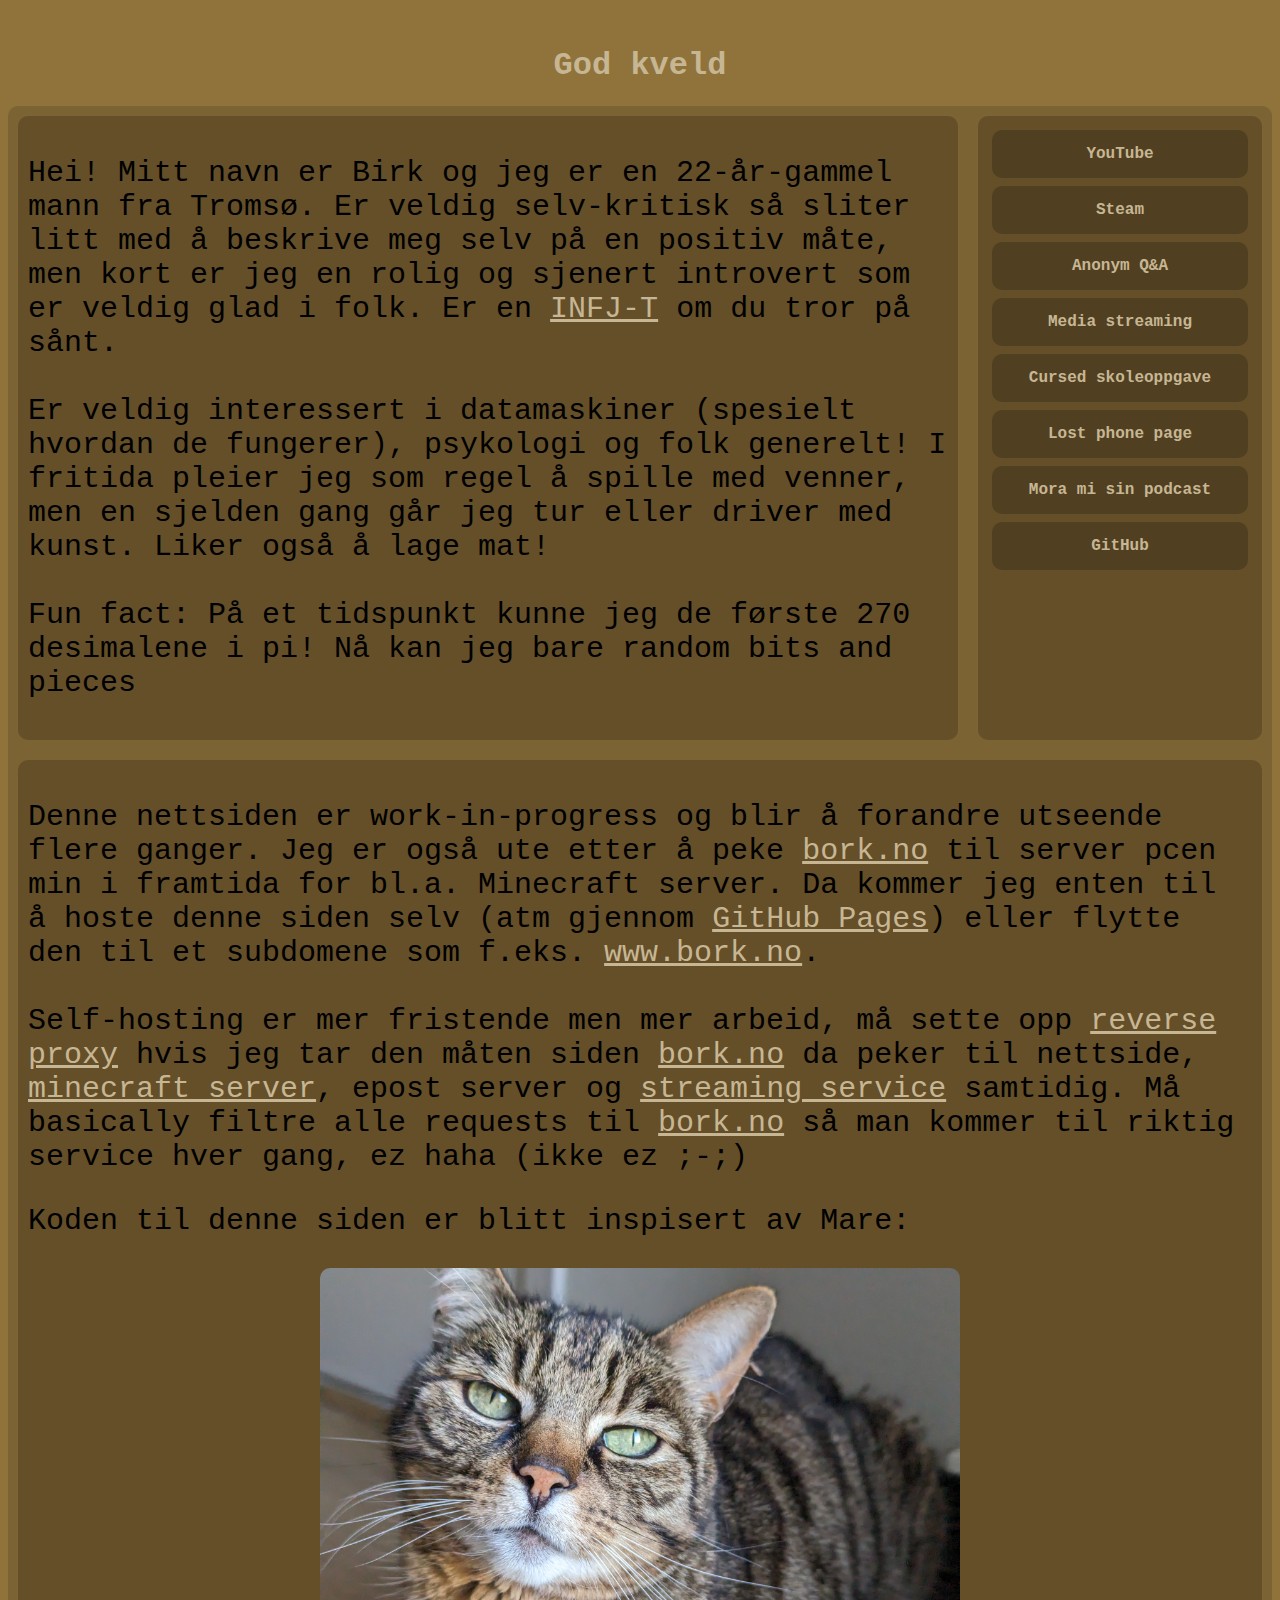
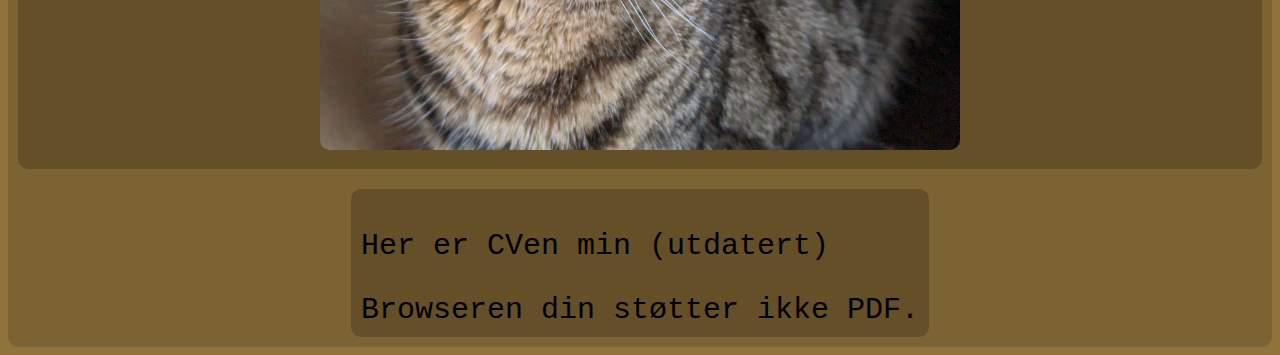
<file: index.html>
<!DOCTYPE html>
<html lang="nb">
    <head>
        <Title>
            Hjemmeside
        </Title>
        <meta charset="UTF-8">
        <meta name="viewport" content="width=device-width, initial-scale=1" />
        <link rel="icon" type="image/x-icon" href="paulo22s.ico">
        <link rel="stylesheet" href="index.css">
        <script src="functions.js"></script>
        <base target="_blank">
    </head>
    <body onload="displayGreeting()">
        <br><h1><a href="functions.js" id="greeting" style="text-decoration: none;"></h1></a>
        <div class="flex-container">
            <div class="flex-item-left">
                <p>
                    Hei! Mitt navn er Birk og jeg er en 22-år-gammel mann fra Tromsø. Er veldig selv-kritisk så sliter litt med å beskrive meg selv på en positiv måte, men kort er jeg en rolig og sjenert introvert som er veldig glad i folk. Er en <a href="https://www.16personalities.com/infj-personality">INFJ-T</a> om du tror på sånt.<br><br>
                    Er veldig interessert i datamaskiner (spesielt hvordan de fungerer), psykologi og folk generelt! I fritida pleier jeg som regel å spille med venner, men en sjelden gang går jeg tur eller driver med kunst. Liker også å lage mat!<br><br>
                    Fun fact: På et tidspunkt kunne jeg de første 270 desimalene i pi! Nå kan jeg bare random bits and pieces
            </div>
            <div class="flex-item-right">
                <a href="https://www.youtube.com/@bork5556" class="button">YouTube</a><br>
                <a href="https://steamcommunity.com/id/borkboii/" class="button">Steam</a><br>
                <a href="https://retrospring.net/@bork" class="button">Anonym Q&A</a><br>
                <a href="https://tv.bork.no/" class="button">Media streaming</a><br>
                <a href="/pizza/" class="button">Cursed skoleoppgave</a><br>
                <a href="/phone/" class="button">Lost phone page</a><br>
                <a href="https://mentaltennis.no/" class="button">Mora mi sin podcast</a><br>
                <a href="https://github.com/BorkNO/bork.no" class="button">GitHub</a><br>
            </div>
            <div class="flex-item-left">
                <p>
                    Denne nettsiden er work-in-progress og blir å forandre utseende flere ganger. Jeg er også ute etter å peke <a href="https://bork.no/">bork.no</a> til server pcen min i framtida for bl.a. Minecraft server. Da kommer jeg enten til å hoste denne siden selv (atm gjennom <a href="https://pages.github.com/">GitHub Pages</a>) eller flytte den til et subdomene som f.eks. <a href="https://www.bork.no/">www.bork.no</a></a>.<br><br>Self-hosting er mer fristende men mer arbeid, må sette opp
                    <a href="https://docs.nginx.com/nginx/admin-guide/web-server/reverse-proxy/">reverse proxy</a> hvis jeg tar den måten siden <a href="https://bork.no">bork.no</a> da peker til nettside, <a href="https://www.curseforge.com/minecraft/modpacks/all-the-mods-9">minecraft server</a>, epost server og <a href="https://jellyfin.org/">streaming service</a> samtidig. Må basically filtre alle requests til <a href="https://bork.no">bork.no</a> så man kommer til riktig service hver gang, ez haha (ikke ez ;-;)
                </p>
                <p>
                    Koden til denne siden er blitt inspisert av Mare:
                </p>
                <img src="mare.jpg" alt="Mare er loff, 21.05.2024" style="width:50vw;border-radius:10px;">
            </div>  
            <div class="flex-item-right">
                <p>Her er CVen min (utdatert)</p>
                <object data="CV.pdf" type="application/pdf" style="width:30vw;min-width:360px;height:26cm;">Browseren din støtter ikke PDF.</object>
            </div>
        </div>
    </body>
</html>
</file>
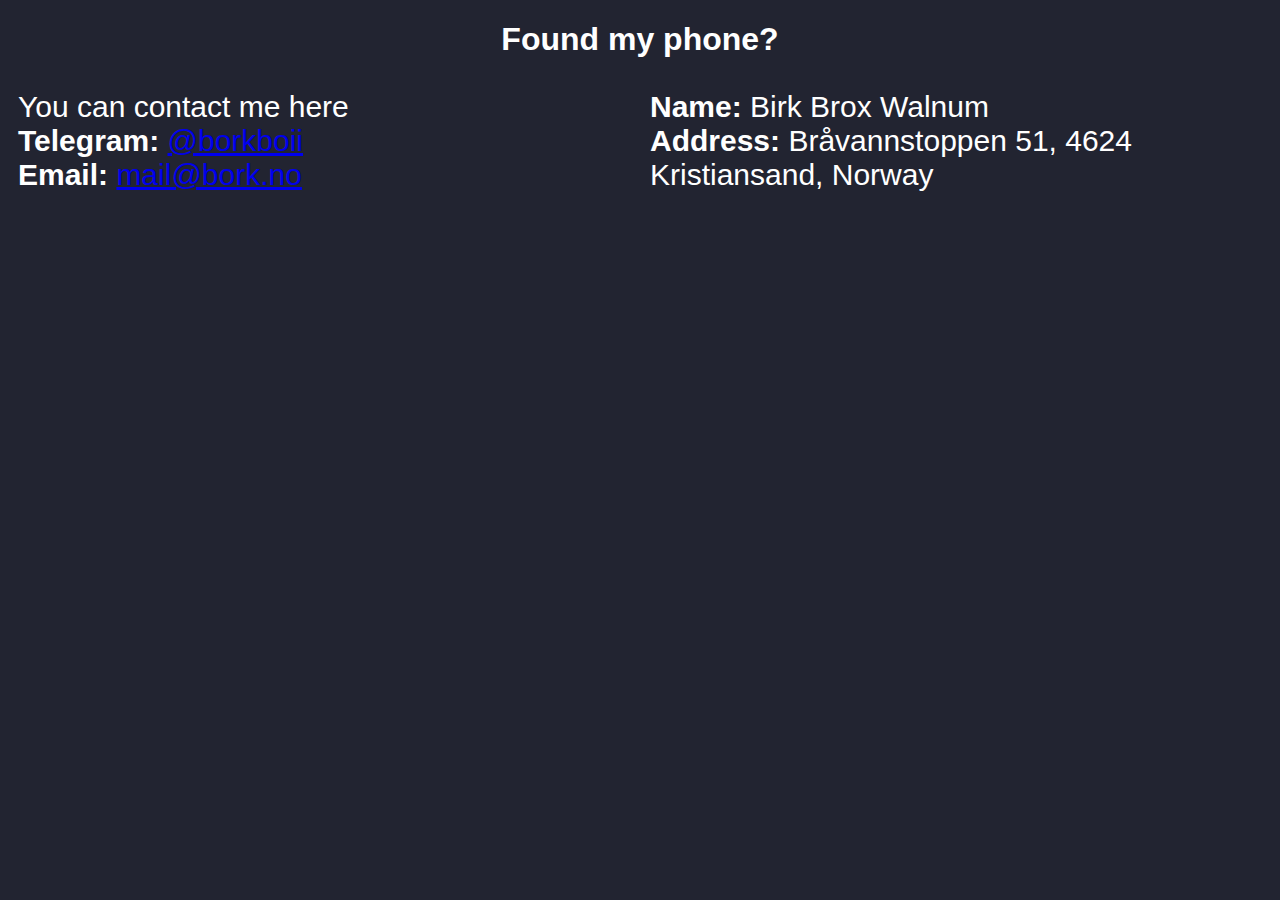
<file: phone/index.html>
<!DOCTYPE html>
<html lang="en">
    <head>
        <Title>
            Phone
        </Title>
        <meta charset="UTF-8">
        <meta name="viewport" content="width=device-width, initial-scale=1" />
        <link rel="icon" type="image/x-icon" href="visual_studio.ico">
        <link rel="stylesheet" href="index.css">
</head>
    <body>
        <h1>Found my phone?</h1>
        <div class="flex-container">
            <div class="flex-item-left">You can contact me here<br><b>Telegram: </b><a href="https://t.me/borkboii">@borkboii</a><br><b>Email: </b><a href="mailto:mail@bork.no">mail@bork.no</a><br></div>
            <div class="flex-item-right"><b>Name: </b>Birk Brox Walnum<br><b>Address: </b>Bråvannstoppen 51, 4624 Kristiansand, Norway</div>
          </div>
    </body>
</html>
</file>
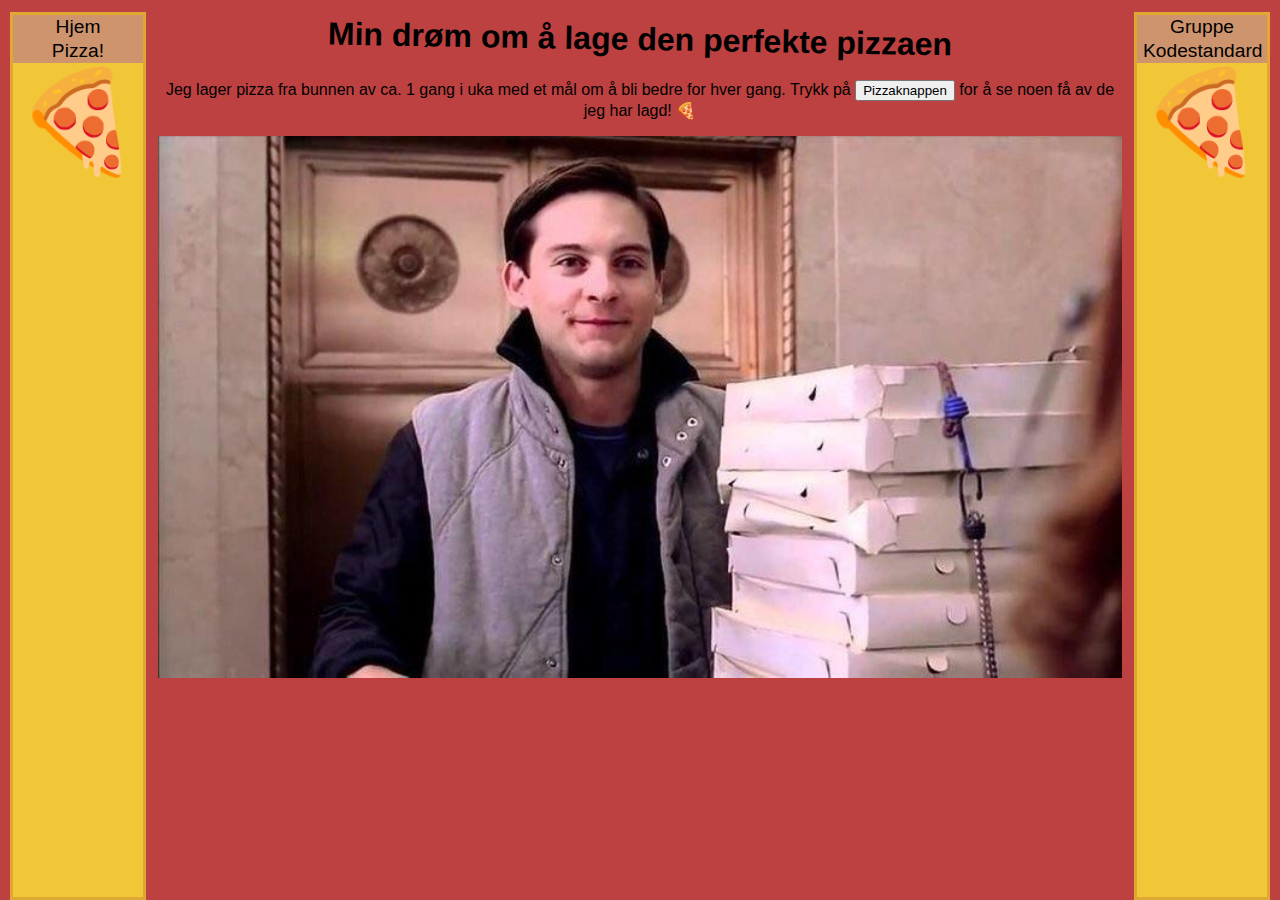
<file: pizza/index.html>
<!DOCTYPE html>
<html lang="nb"><!--Norsk bokmål som språk-->
    <head>
        <title>Drømmer</title><!--Jeg prøver å holde ting på en linje ved mindre jeg ser en fordel i flere.-->
        <meta charset="UTF-8">
        <meta name="viewport" content="width=device-width, initial-scale=1">
        <link rel="icon" type="image/x-icon" href="images/visual_studio.ico">
        <link rel="stylesheet" href="css/styles.css">
    </head>
    <body>
        <div style="left: 10px;" class="buttonBox">
            <form action="index.html"><input type="submit" value="Hjem"></form><!--Jeg bruker 'input' inni 'form' for å lage knappene på siden.-->
            <form action="main.html"><input type="submit" value="Pizza!"></form>
            <div class="pizzaLeft">🍕</div>
        </div>
        <div style="right: 10px;" class="buttonBox">
            <form action="Gruppe.doc"><input type="submit" value="Gruppe"></form>
            <form action="Kodestandard.doc"><input type="submit" value="Kodestandard"></form>
            <div class="pizzaRight">🍕</div>
        </div>
        <div class="mainContent">
            <h1 style="rotate: 1deg;">Min drøm om å lage den perfekte pizzaen</h1><!--Lag til rotate fordi transform var et krav-->
            <p>Jeg lager pizza fra bunnen av ca. 1 gang i uka med et mål om å bli bedre for hver gang. Trykk på
            <button onclick="window.location.href='main.html'">Pizzaknappen</button> for å se noen få av de jeg har lagd! 🍕</p>
            <img src="images/pizzatime.jpg" alt="Pizzatime meme fra Spiderman">
        </div>
    </body>
</html>
</file>
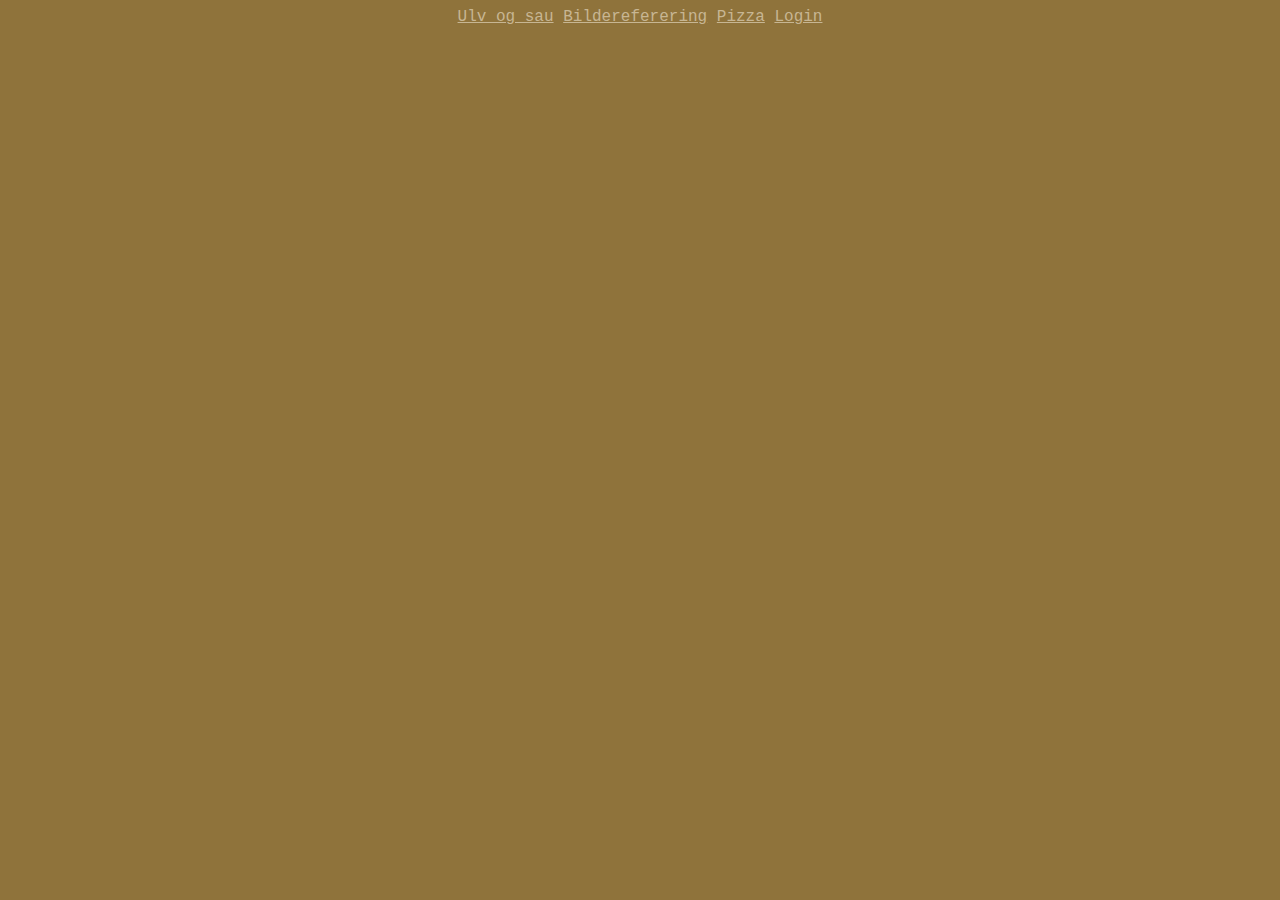
<file: tasks.html>
<!DOCTYPE html>
<html lang="nb">
    <head>
        <Title>
            Oppgaver
        </Title>
        <meta charset="UTF-8">
        <meta name="viewport" content="width=device-width, initial-scale=1" />
        <link rel="icon" type="image/x-icon" href="visual_studio.ico">
        <link rel="stylesheet" href="index.css">
    </head>
    <body>
        <a href="task0/sau.html">Ulv og sau</a>
        <a href="task1/filmplakat.html">Bildereferering</a>
        <a href="arbeidskrav/index.html">Pizza</a>
        <a href="task3/login.html">Login</a>
    </body>
</html>
</file>
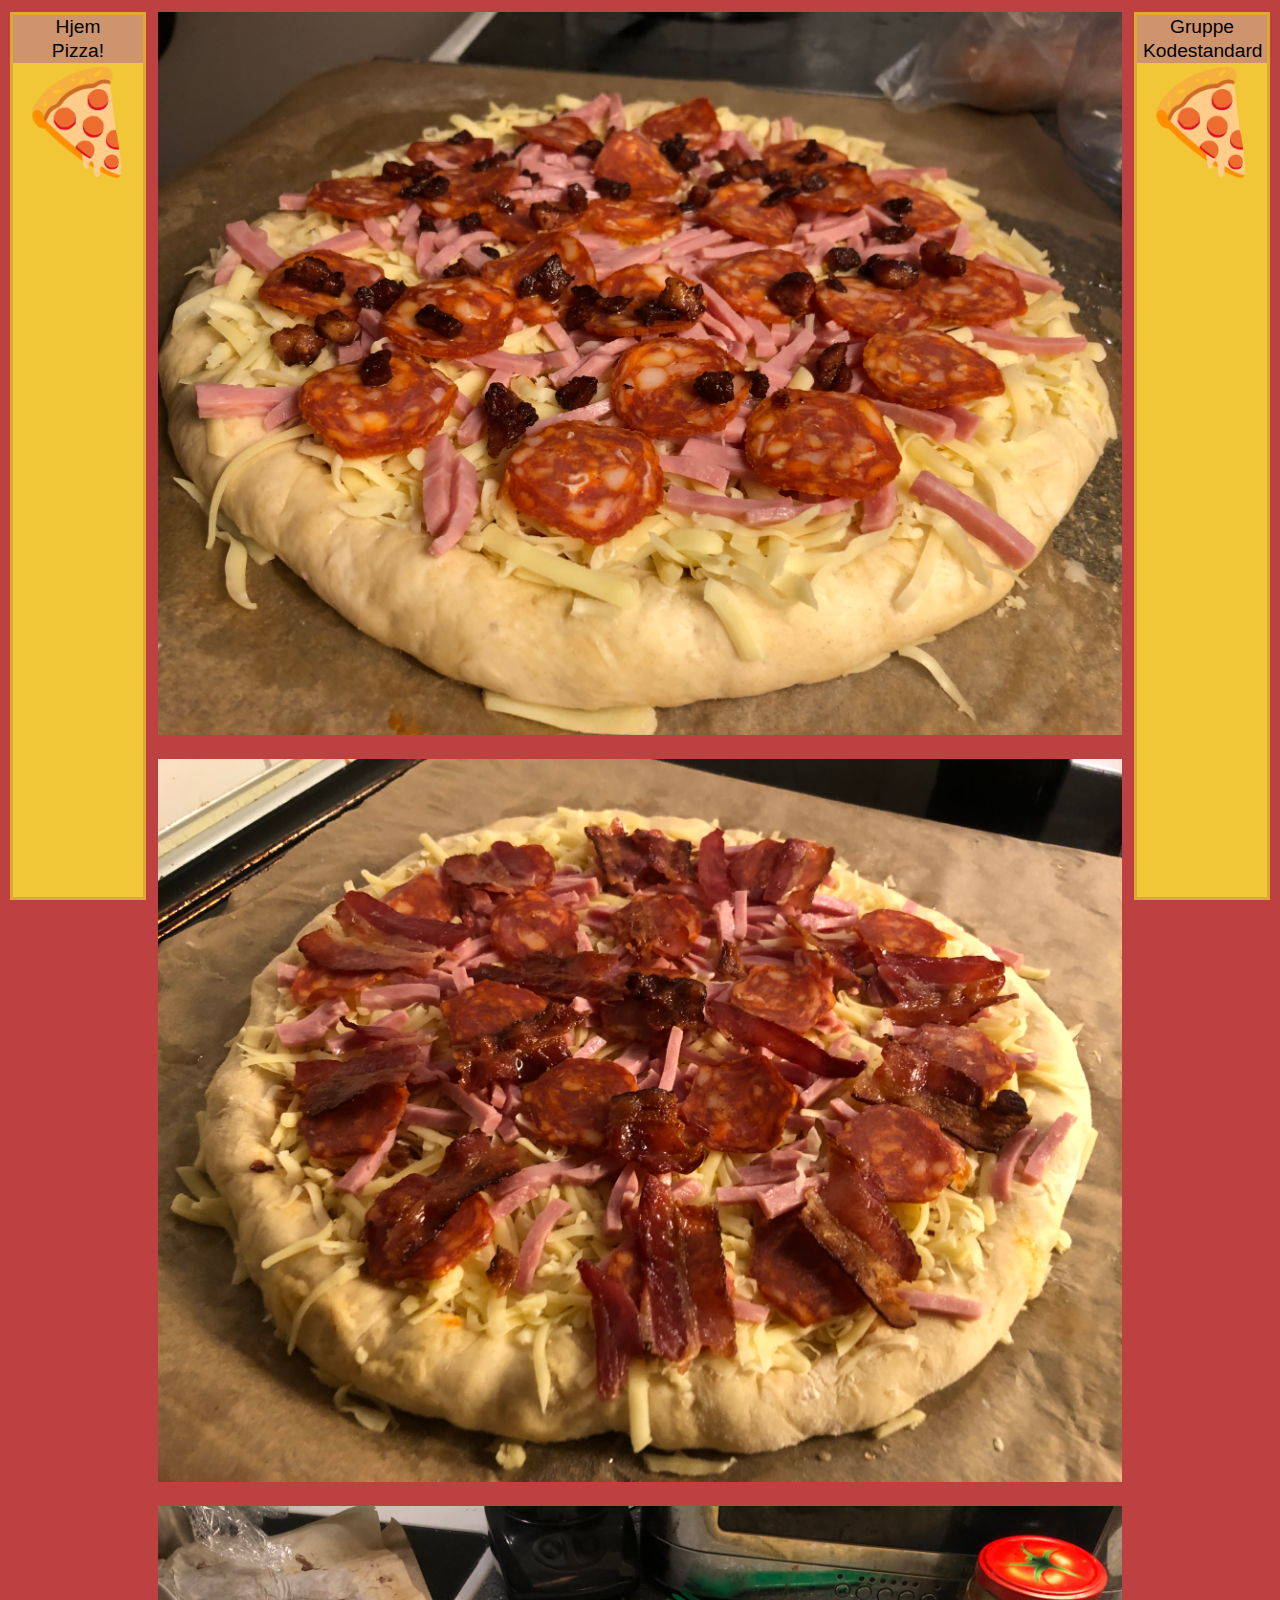
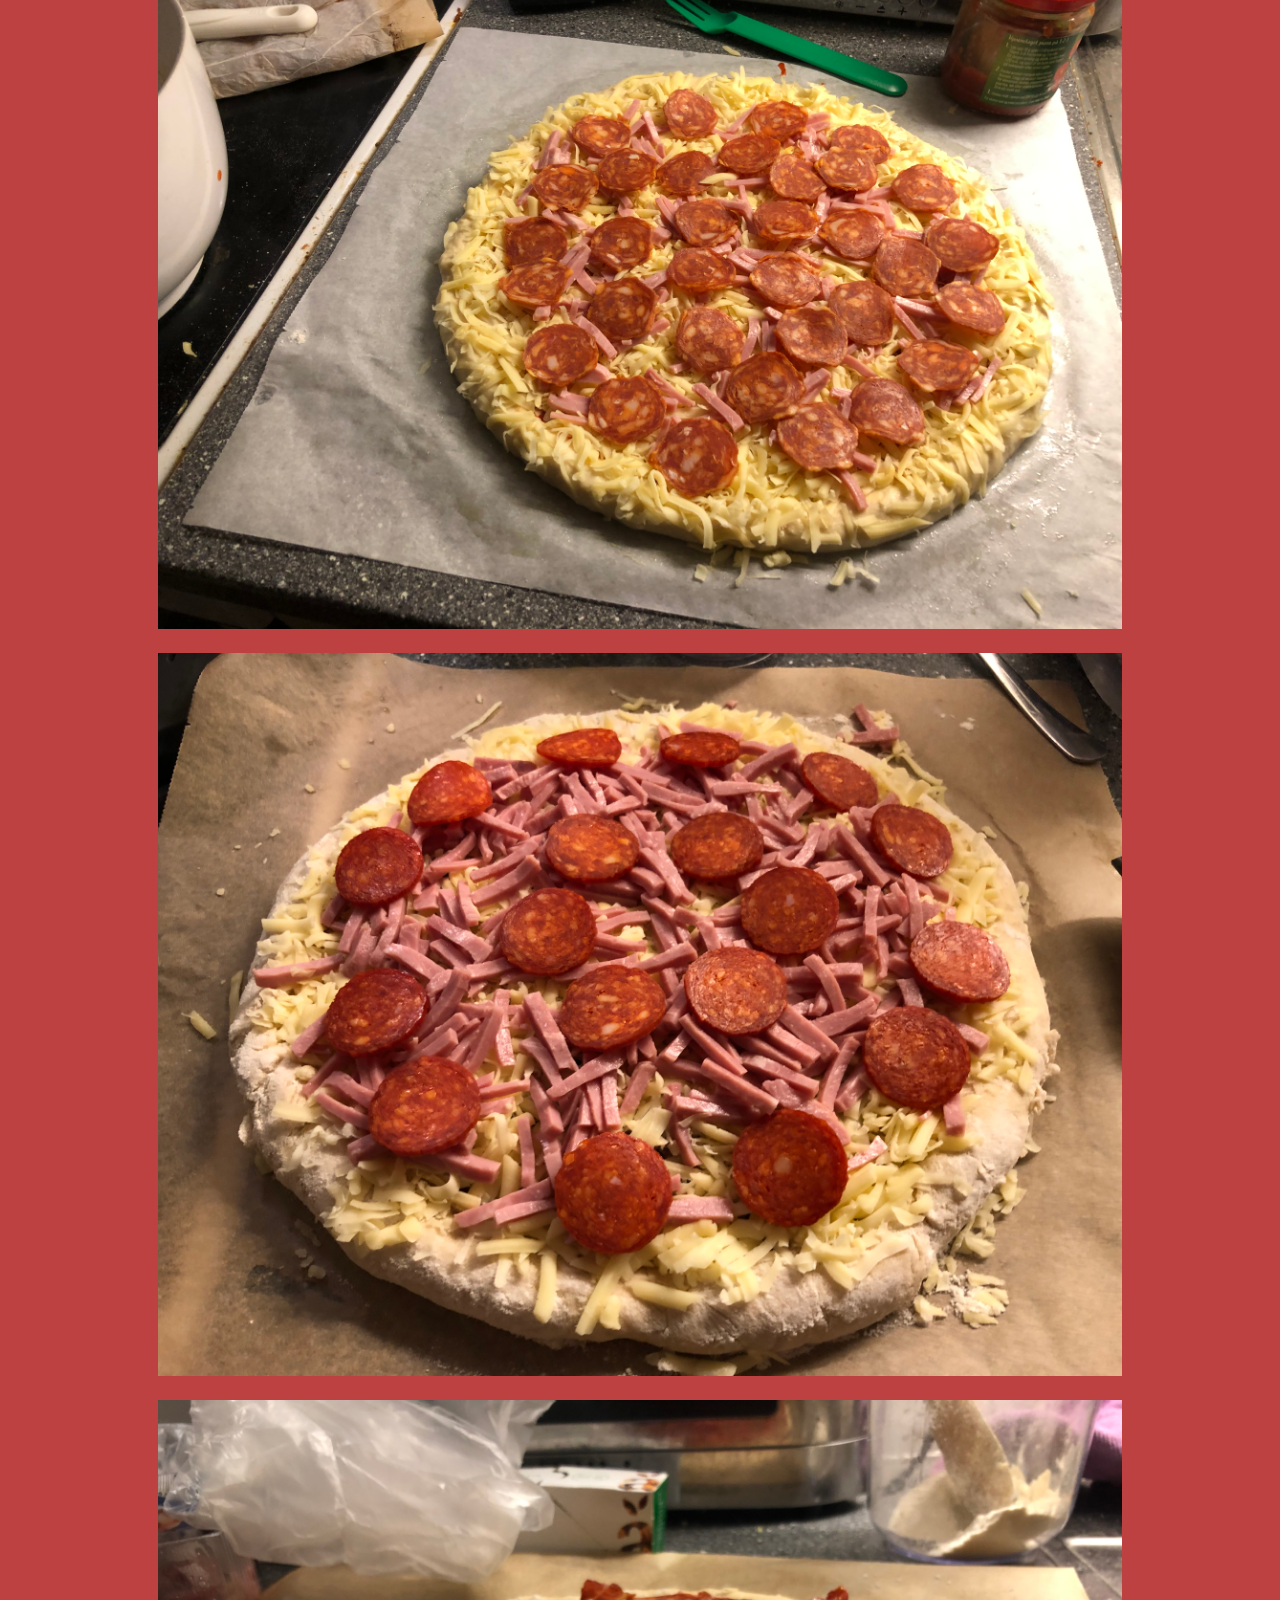
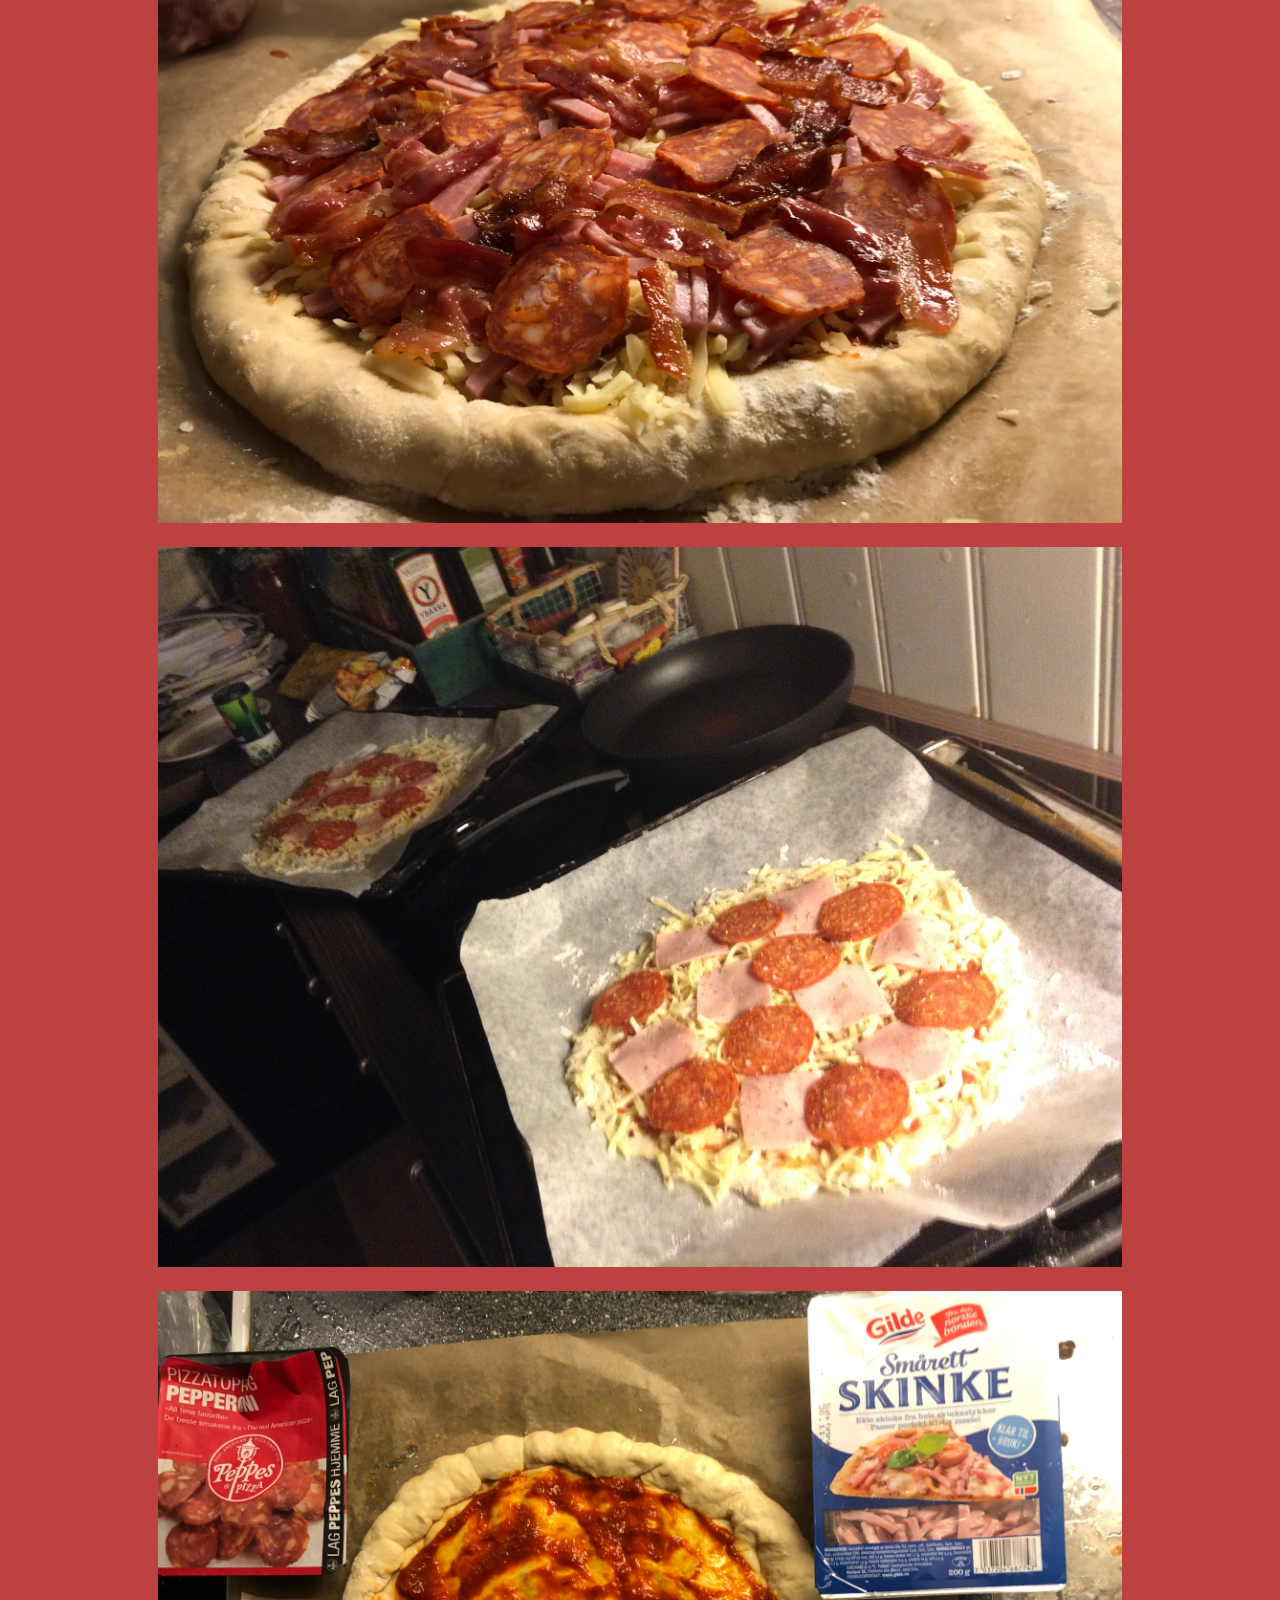
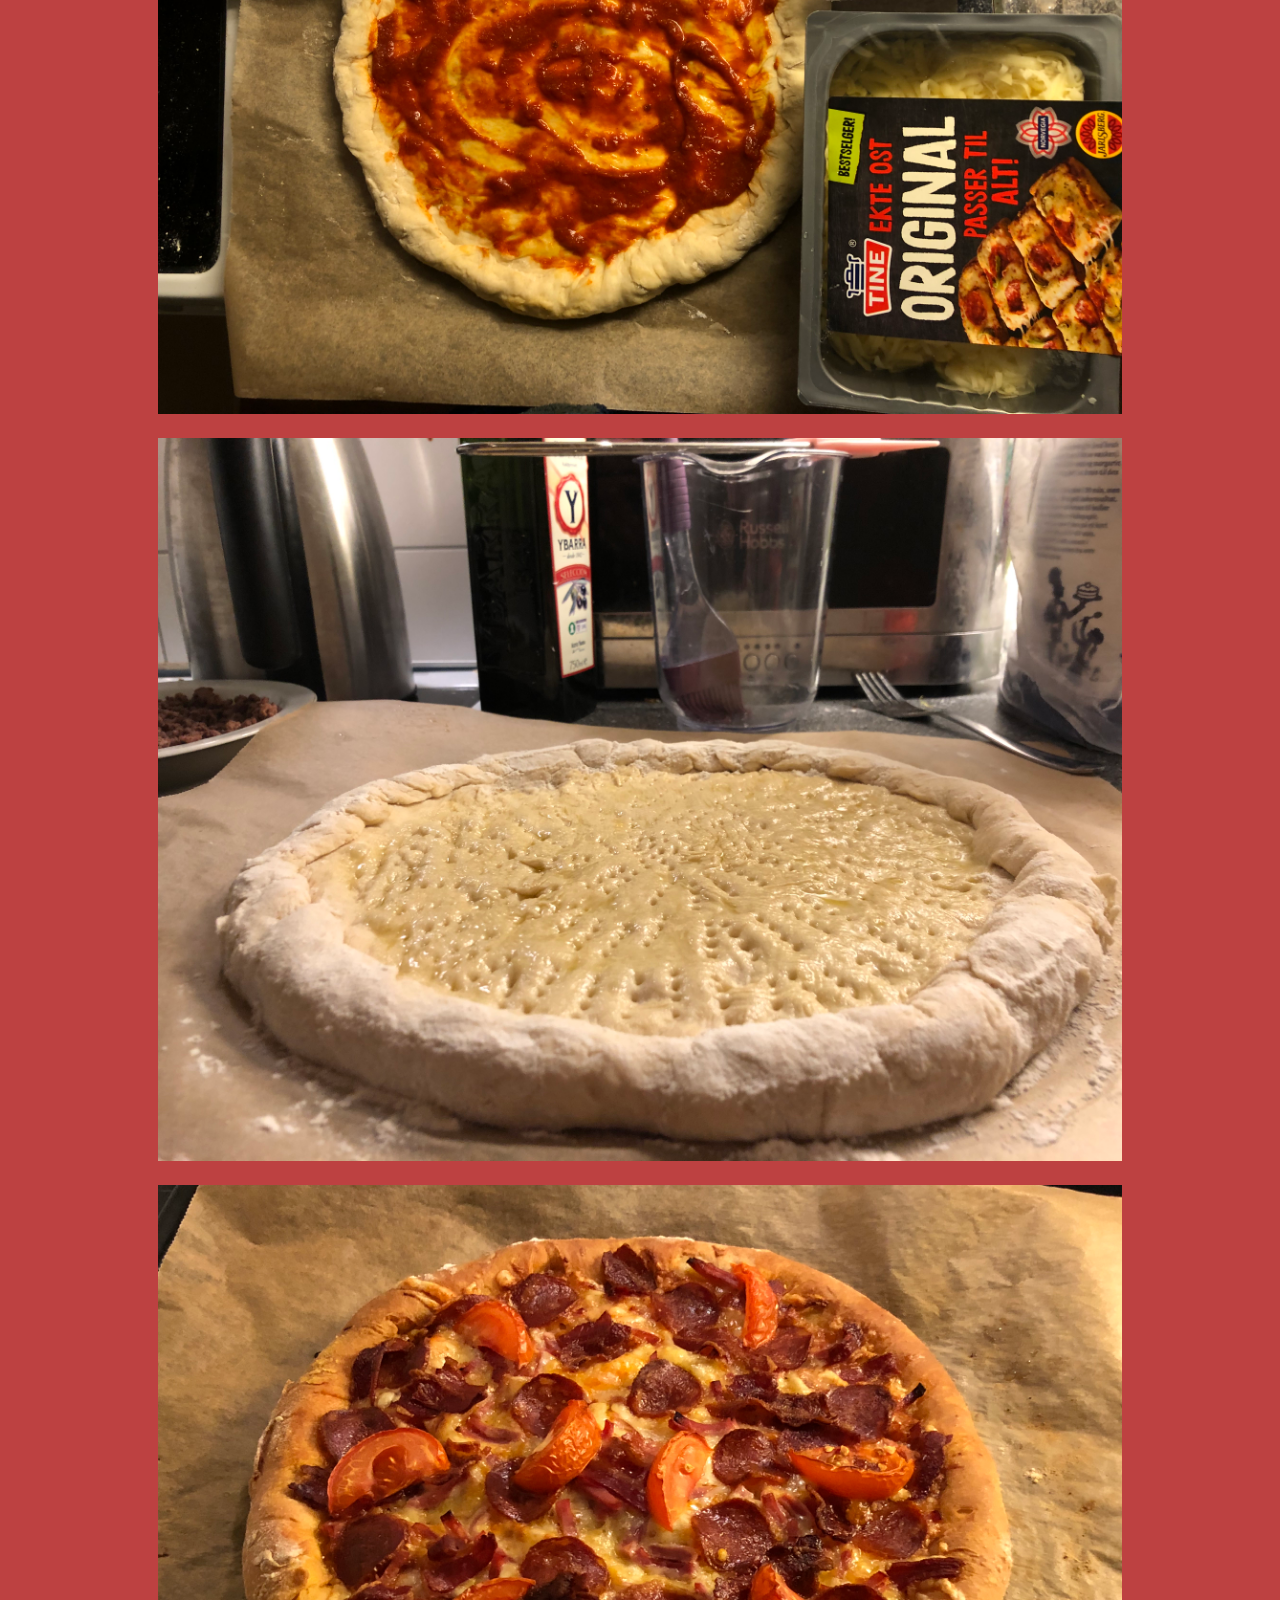
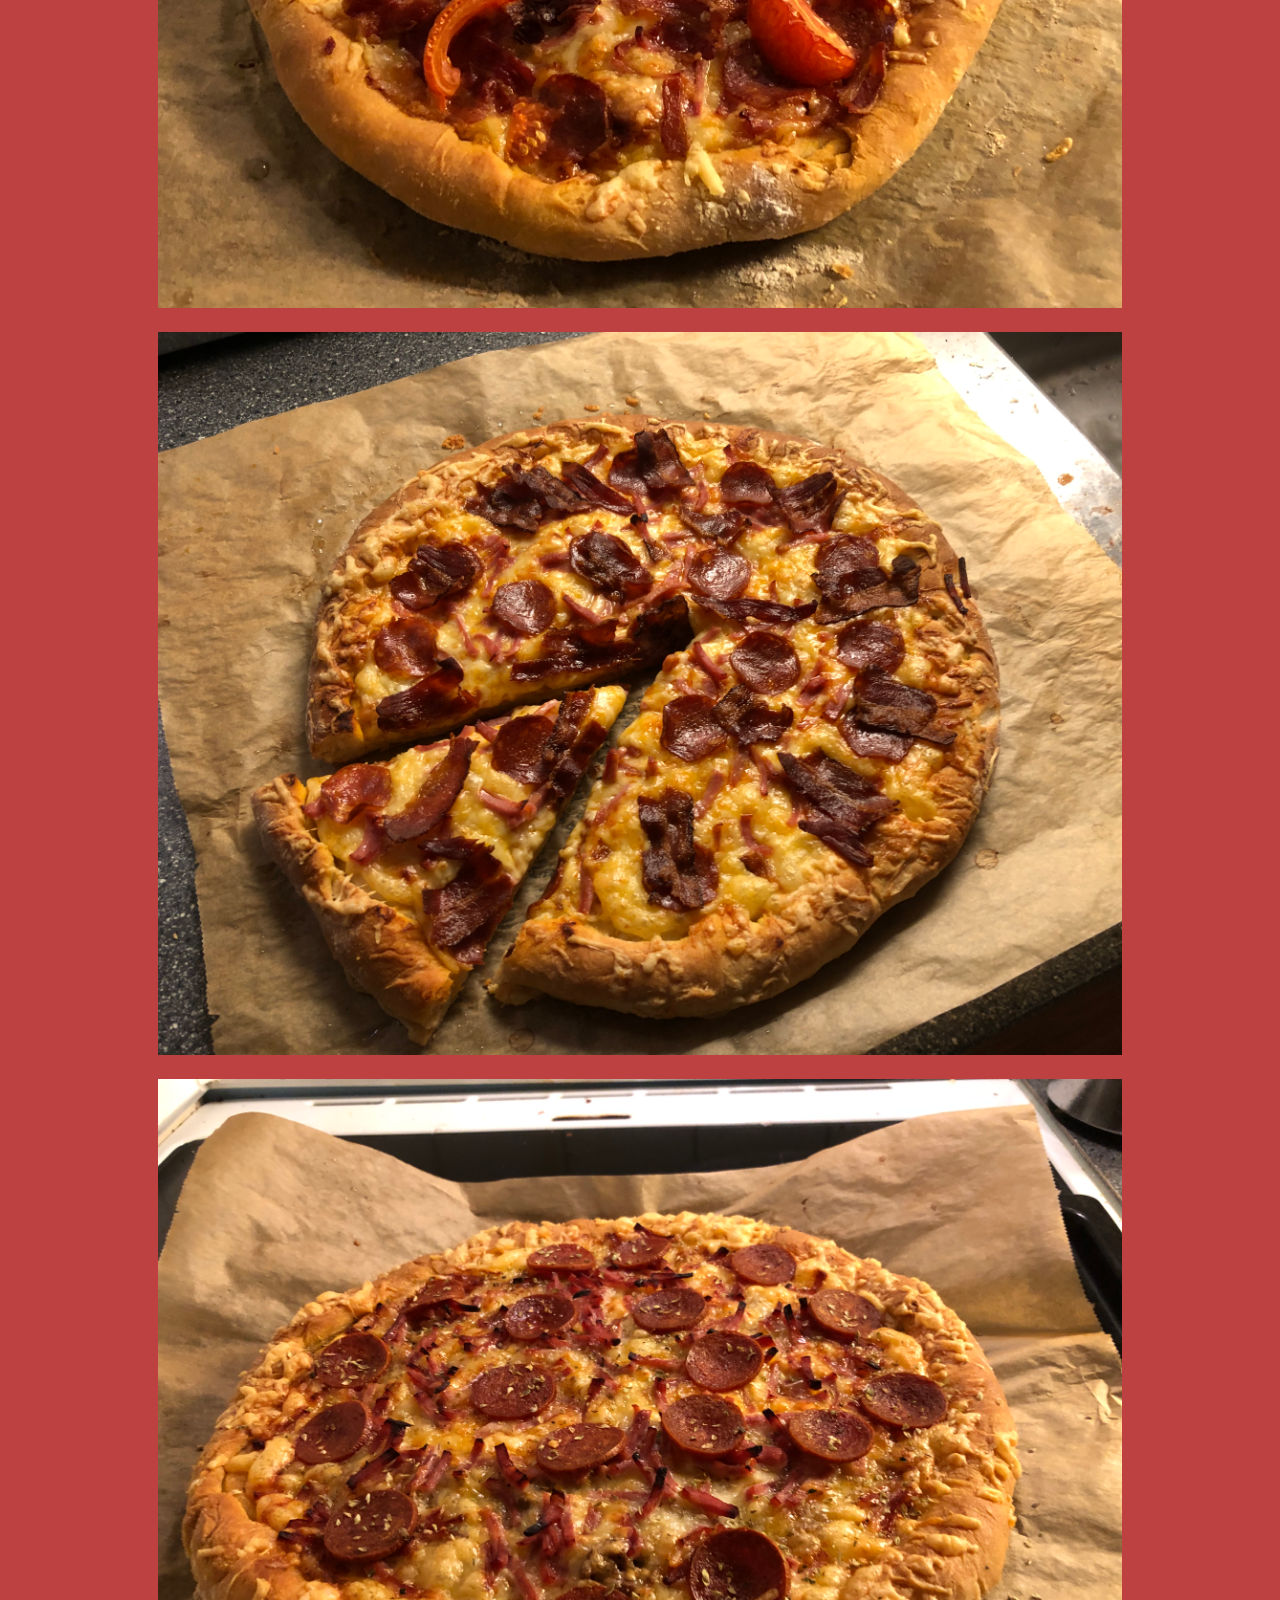
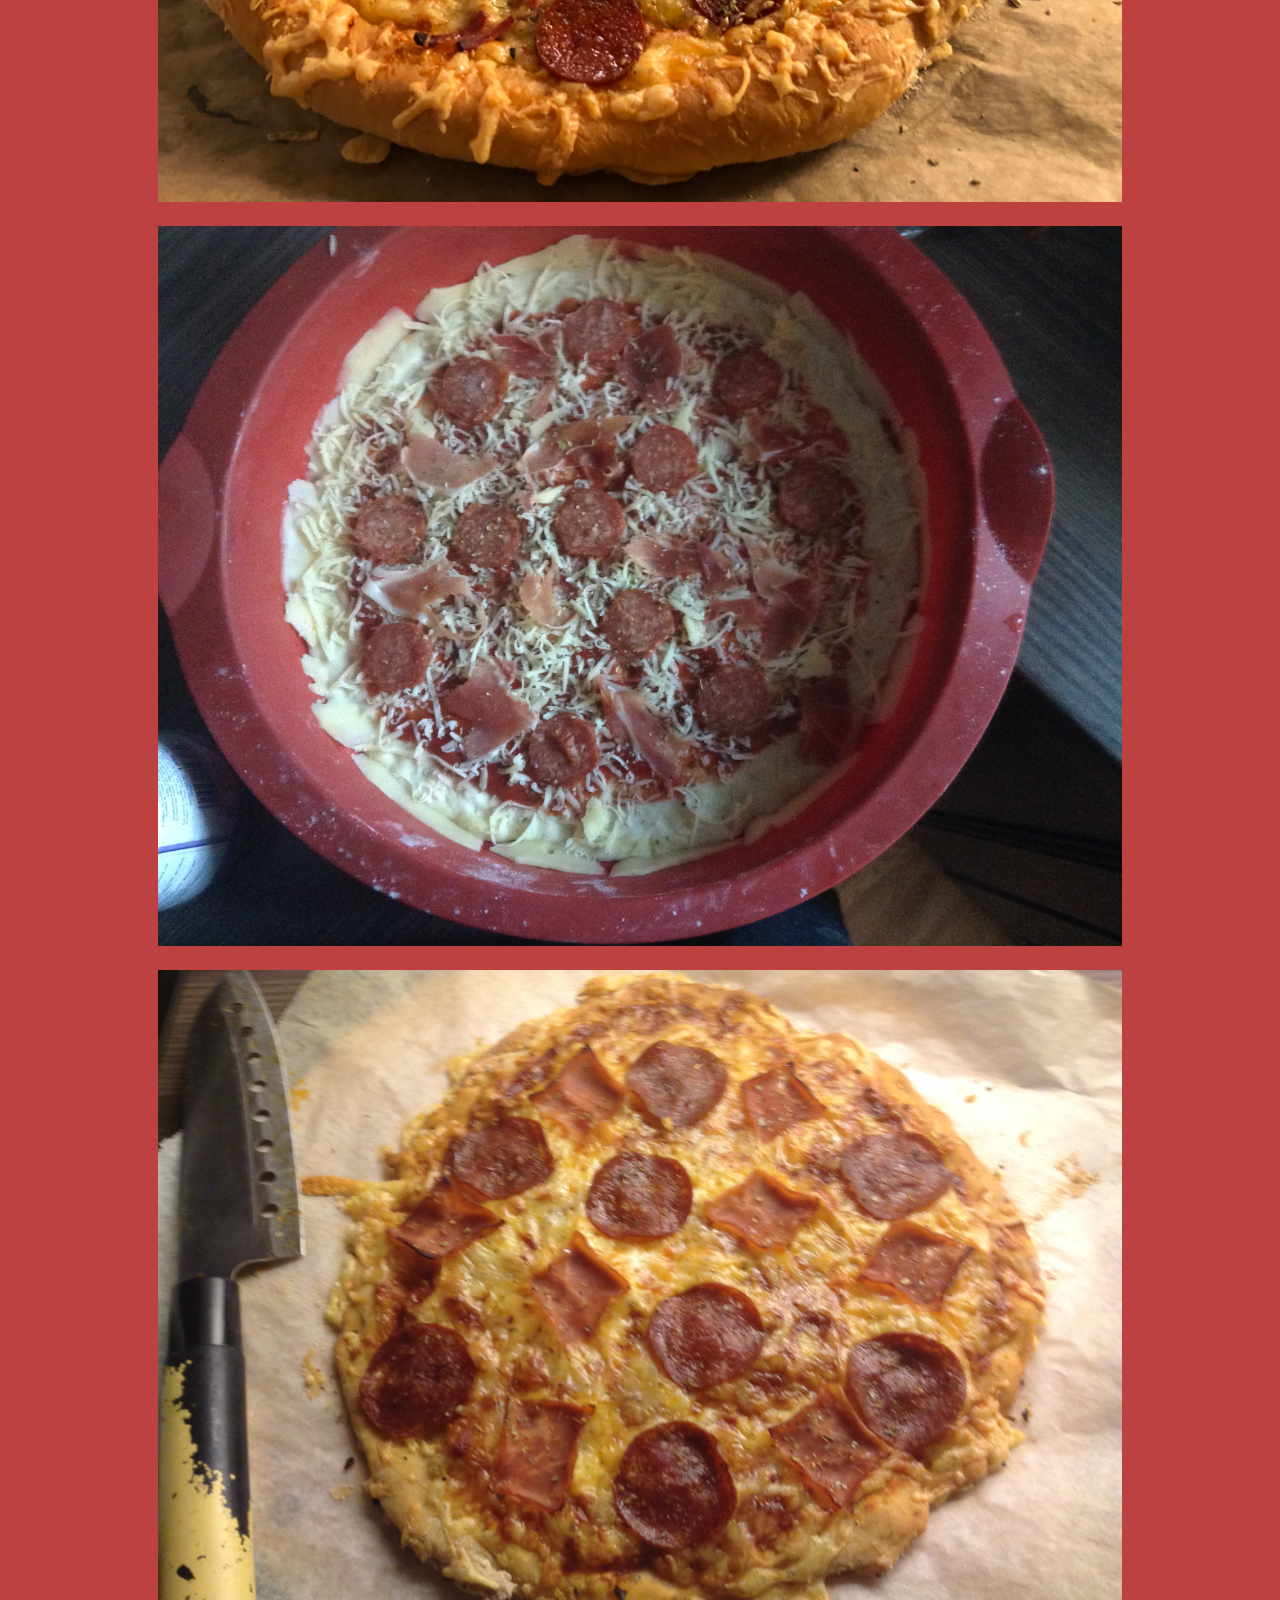
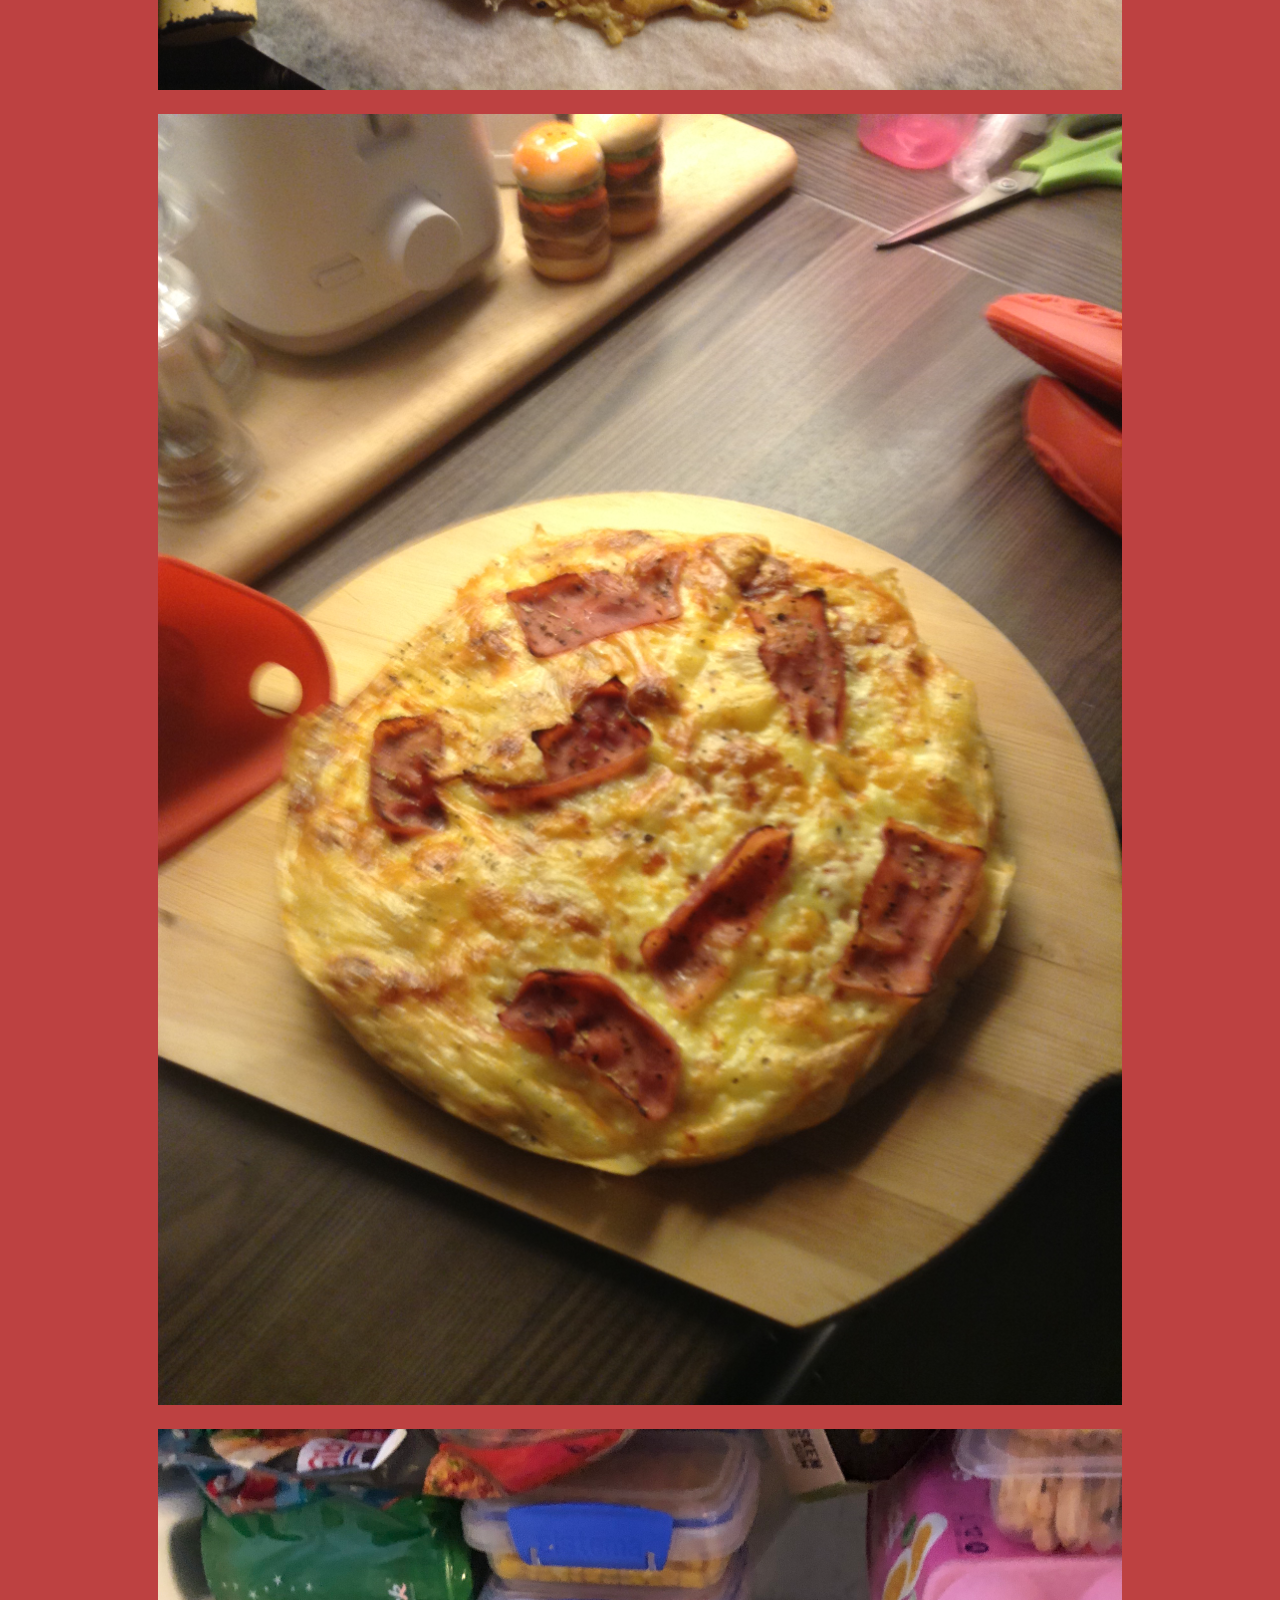
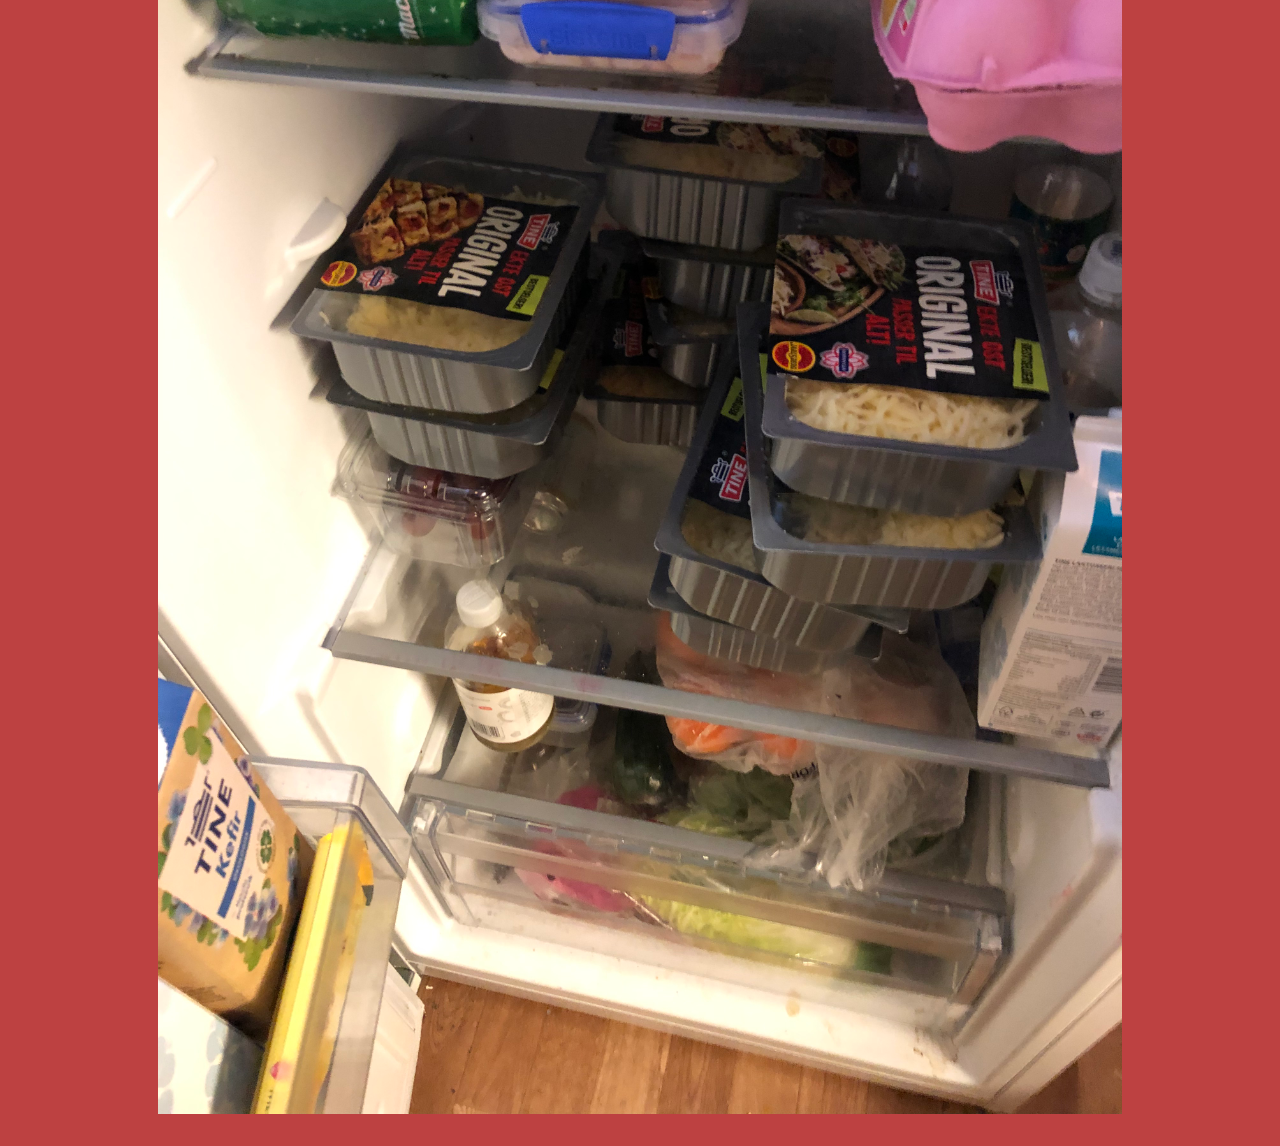
<file: pizza/main.html>
<!DOCTYPE html>
<html lang="nb">
    <head>
        <title>Pizza!</title>
        <meta charset="UTF-8">
        <meta name="viewport" content="width=device-width, initial-scale=1">
        <link rel="icon" type="image/x-icon" href="images/visual_studio.ico">
        <link rel="stylesheet" href="css/styles.css">
    </head>
    <body>
        <div style="left: 10px;" class="buttonBox">
            <form action="index.html"><input type="submit" value="Hjem"></form>
            <form action="main.html"><input type="submit" value="Pizza!"></form>
            <div class="pizzaLeft">🍕</div>
        </div>
        <div style="right: 10px;" class="buttonBox">
            <form action="Gruppe.doc"><input type="submit" value="Gruppe"></form>
            <form action="Kodestandard.doc"><input type="submit" value="Kodestandard"></form>
            <div class="pizzaRight">🍕</div>
        </div>
        <div class="mainContent">
            <img src="images/IMG_1762.JPG" alt="Pizza">
            <img src="images/IMG_1715.JPG" alt="Mer pizza">
            <img src="images/IMG_1853.JPG" alt="Enda mer pizza">
            <img src="images/IMG_1751.JPG" alt="wow... mer pizza">
            <img src="images/IMG_1756.JPG" alt="Er det en pizza?">
            <img src="images/IMG_0903.JPG" alt="Hva er en pizza?">
            <img src="images/IMG_1714.JPG" alt="Er jeg en pizza?">
            <img src="images/IMG_1748.JPG" alt="hhh">
            <img src="images/IMG_1757.JPG" alt="Jeg har et problem">
            <img src="images/IMG_1721.JPG" alt="og det kalles 'ikke nok pizza'">
            <img src="images/IMG_1752.JPG" alt="Jarlsberg er bedre enn Norvegia">
            <img src="images/IMG_0785.JPG" alt="Et bilde (av en pizza)">
            <img src="images/IMG_0904.JPG" alt="Idk enda en pizza">
            <img src="images/IMG_0987.JPG" alt="Begynner å bli sulten">
            <img src="images/IMG_1856.JPG" alt="dette er et bilde av en ugudelig mengde ost">
        </div>
    </body>
</html>
</file>
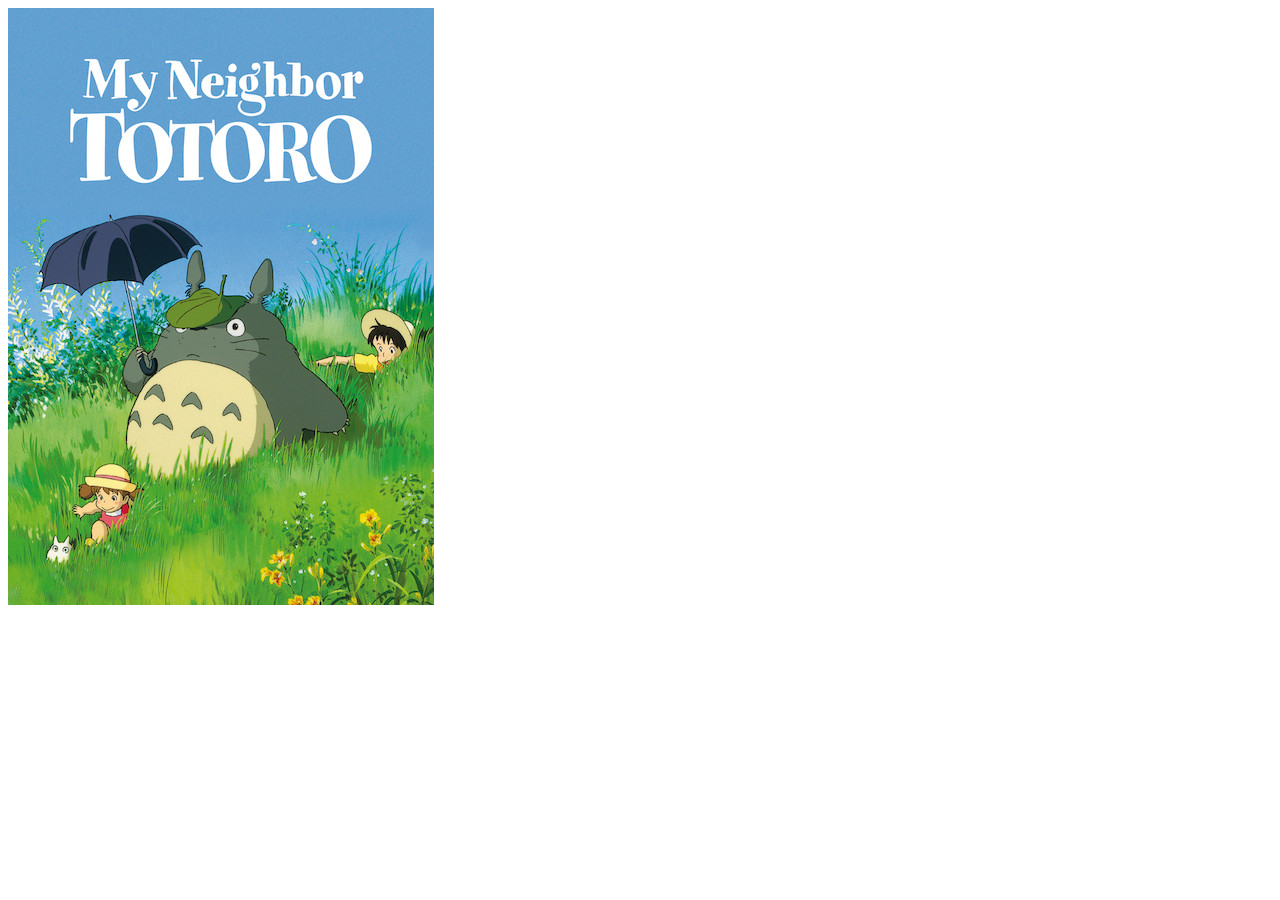
<file: task1/filmplakat.html>
<!DOCTYPE html>
<HEAD>
    <title>
        Filmplakat
    </title>
</HEAD>
<BODY>
    <div>
        <a href="https://www.imdb.com/title/tt0096283/" target="_blank"><img src="totoro.jpg"></a>
    </div>
</BODY>
</file>
<file: index.css>
body {
    font-family: 'Courier New', Courier, monospace;
    background-color: #8f733b;
    text-align:center;
}

* {
    box-sizing: border-box;
}

.button {
    background-color: #504021;
    border-style: none;
    border-radius: 10px;
    padding: 15px;
    text-align: center;
    text-decoration: none;
    display: inline-block;
    min-width: 208px;
    width:20vw;
    font-size: 16px;
    margin: 4px;
    transition-duration: 0.4s;
    cursor: pointer;
    font-weight: bold;
}

.button:hover {
    background-color: #221b0e;
}

.flex-container {
    display: flex;
    flex-wrap: wrap;
    justify-content: center;
    border-radius: 10px;
    background-color: #7b6333;
}
  
.flex-container > div {
    background-color: #4f3f2187;
    border-radius: 10px;
    max-width: max-content;
    padding: 10px;
    margin: 10px;
    font-size: 30px;
    text-align: center;
}

.flex-item-left {
    padding: 10px;
    flex: 50%;
}
  
.flex-item-right {
    padding: 10px;
    flex: 50%;
}

a {
    color: #c7b693;
}

p {
    text-align: left;
}

@media (max-width: 800px) {
    .flex-item-right, .flex-item-left {
        flex: 100%;

    }

    .button {
        width: calc(100vw - 64px);
    }
}
</file>
<file: phone/index.css>
body {
    font-family: Arial, Helvetica, sans-serif;
    background-color: rgb(34, 36, 49);
    text-align:center;
    color:white
}

* {
  box-sizing: border-box;
}

.flex-container {
  display: flex;
  flex-wrap: wrap;
  font-size: 30px;
  text-align: left;
}

.flex-item-left {
  padding: 10px;
  flex: 50%;
}

.flex-item-right {
  padding: 10px;
  flex: 50%;
}

/* Responsive layout - makes a one column-layout instead of a two-column layout */
@media (max-width: 800px) {
  .flex-item-right, .flex-item-left {
    flex: 100%;
}
}
</file>
<file: pizza/css/styles.css>
body {
    font-family: Arial, Helvetica, sans-serif;
    font-style: normal;
    background-color: rgb(189, 65, 65);
    text-align:center;
}
input {
    font-size: larger;
    background-color: rgb(206, 148, 110);
    border-style: none;
    width: 100%;/*Jeg bruker 'input' for knappene på siden. 100% width gjør så knappenes bredde er relativ til elementet de er i istedet for teksten inni knappen.*/
}
input:hover { background-color: rgb(189, 65, 65); }
.buttonBox {
    position: fixed;
    top: 12px;
    width: 130px;
    height: 98%;
    background-color: rgb(241, 198, 55);
    border: 3px solid #dfa833;
}
.mainContent {
    margin-top: 12px;
    margin-inline: auto;
    padding-inline: 150px;/*Gjør så elementet i midten ikke koliderer med andre elementer. Det ville sansyneligvis vært lettere å bruke noen flexboxer her istedet.*/
    width: fit-content;
    height: fit-content;
}
img {
    width:100%;
    margin-bottom: 20px;
}
.pizzaRight {
    font-size: 100px;
    position: relative;
    animation-name: Right;
    animation-duration: 4s;
    animation-iteration-count: infinite;
}
@keyframes Right {
  0%   {left:0px; top:0px;}
  50% {left:0px; top:1000px;}
  100%   {left:0px; top:0px;}
}
.pizzaLeft {
    font-size: 100px;
    position: relative;
    animation-name: Left;
    animation-duration: 4s;
    animation-iteration-count: infinite;
}
@keyframes Left {
  0%   {left:0px; top:1000px;}
  50% {left:0px; top:0px;}
  100%   {left:0px; top:1000px;}
}
</file>
